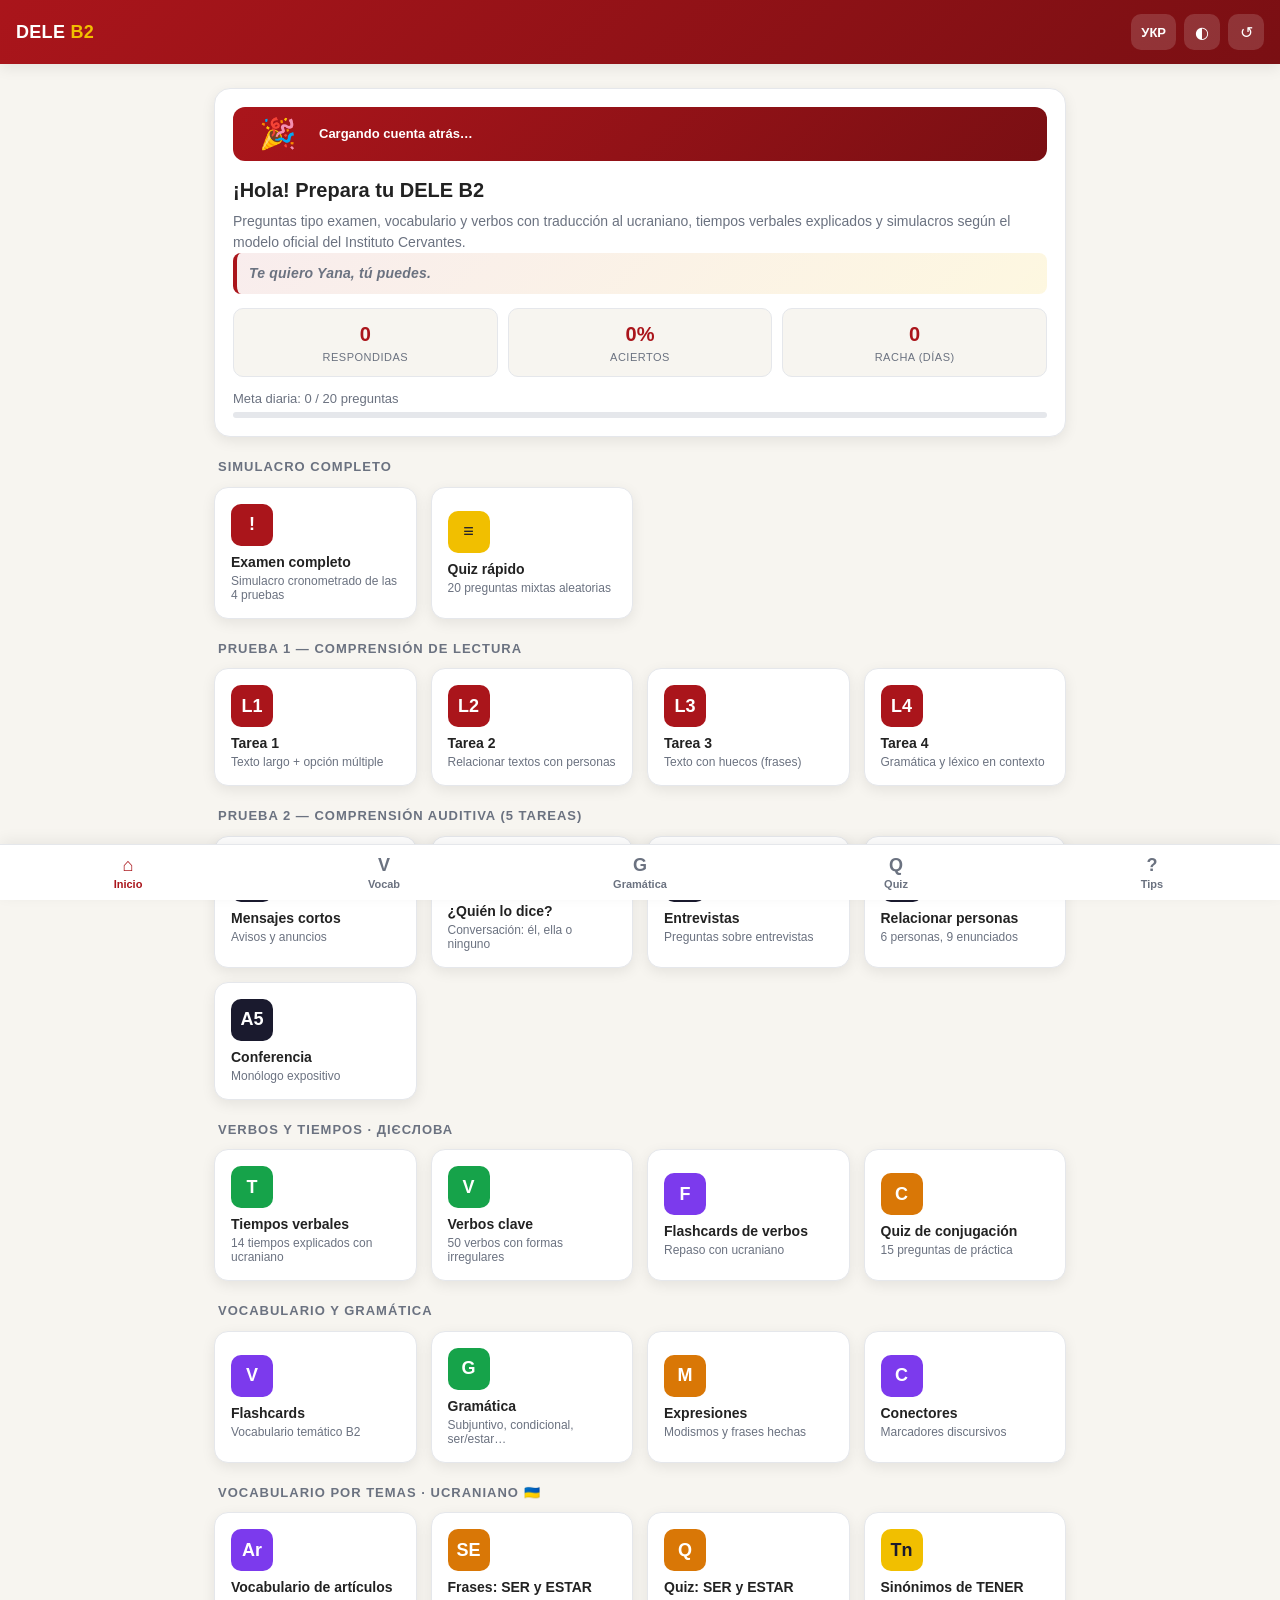
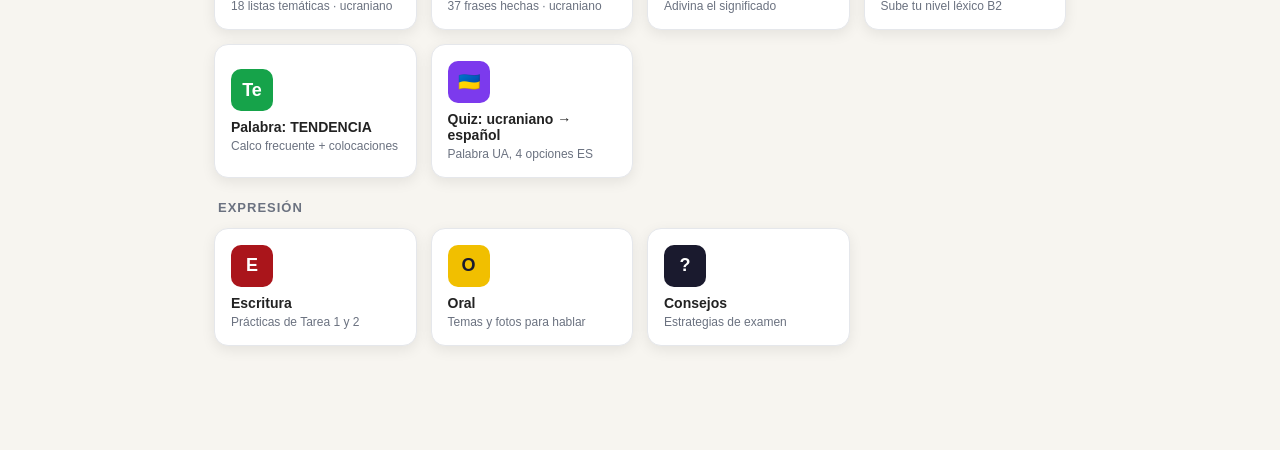
<file: index.html>
<!DOCTYPE html>
<html lang="es">
<head>
<meta charset="UTF-8">
<meta name="viewport" content="width=device-width, initial-scale=1.0, user-scalable=no, viewport-fit=cover">
<meta name="theme-color" content="#AA151B">
<meta name="description" content="Aplicación completa para preparar el examen DELE B2 del Instituto Cervantes">
<title>DELE B2 — Preparación Oficial</title>
<link rel="manifest" href="manifest.json">
<link rel="icon" type="image/svg+xml" href="icon.svg">
<link rel="apple-touch-icon" href="icon-180.png">
<link rel="apple-touch-icon" sizes="180x180" href="icon-180.png">
<link rel="apple-touch-icon" sizes="192x192" href="icon.png">
<link rel="apple-touch-icon" sizes="512x512" href="icon-512.png">
<meta name="apple-mobile-web-app-capable" content="yes">
<meta name="mobile-web-app-capable" content="yes">
<meta name="apple-mobile-web-app-status-bar-style" content="black-translucent">
<meta name="apple-mobile-web-app-title" content="DELE B2">
<meta name="format-detection" content="telephone=no">
<style>
:root {
  --red: #AA151B;
  --yellow: #F1BF00;
  --dark: #1a1a2e;
  --bg: #f7f5f0;
  --card: #ffffff;
  --text: #222;
  --muted: #6b7280;
  --border: #e5e7eb;
  --ok: #16a34a;
  --bad: #dc2626;
  --warn: #d97706;
  --shadow: 0 4px 14px rgba(0,0,0,0.08);
}
[data-theme="dark"] {
  --bg: #0f1420;
  --card: #1a2032;
  --text: #e6e8ef;
  --muted: #9aa3b2;
  --border: #2a3348;
  --shadow: 0 4px 14px rgba(0,0,0,0.35);
}
* { box-sizing: border-box; }
html, body { margin: 0; padding: 0; }
body {
  font-family: -apple-system, BlinkMacSystemFont, "SF Pro Text", "Segoe UI", Roboto, "Helvetica Neue", Arial, sans-serif;
  background: var(--bg);
  color: var(--text);
  line-height: 1.5;
  -webkit-tap-highlight-color: transparent;
  -webkit-touch-callout: none;
  padding-bottom: calc(80px + env(safe-area-inset-bottom));
  padding-top: env(safe-area-inset-top);
  overscroll-behavior-y: none;
}
header {
  background: linear-gradient(135deg, var(--red), #7a0f13);
  color: #fff;
  padding: 14px 16px;
  position: sticky;
  top: 0;
  z-index: 50;
  box-shadow: var(--shadow);
  display: flex;
  align-items: center;
  justify-content: space-between;
}
header h1 {
  margin: 0;
  font-size: 18px;
  font-weight: 700;
  letter-spacing: 0.3px;
}
header h1 span { color: var(--yellow); }
.header-buttons { display: flex; gap: 8px; }
.icon-btn {
  background: rgba(255,255,255,0.15);
  border: none;
  color: #fff;
  width: 36px; height: 36px;
  border-radius: 10px;
  font-size: 16px;
  cursor: pointer;
  display: flex; align-items: center; justify-content: center;
}
.icon-btn:hover { background: rgba(255,255,255,0.25); }

main { max-width: 900px; margin: 0 auto; padding: 16px; }

.hero {
  background: var(--card);
  border-radius: 16px;
  padding: 18px;
  box-shadow: var(--shadow);
  margin-bottom: 16px;
  border: 1px solid var(--border);
}
.hero h2 { margin: 0 0 6px 0; font-size: 20px; }
.hero p { margin: 0; color: var(--muted); font-size: 14px; }
.hero-love {
  margin: 10px 0 0 0;
  padding: 10px 12px;
  background: linear-gradient(135deg, rgba(170,21,27,0.08), rgba(241,191,0,0.12));
  border-left: 4px solid var(--red);
  border-radius: 8px;
  font-size: 15px;
  font-weight: 600;
  color: var(--red);
  font-style: italic;
  letter-spacing: 0.2px;
}
.countdown {
  display: flex;
  align-items: center;
  gap: 14px;
  background: linear-gradient(135deg, var(--red), #7a0f13);
  color: #fff;
  border-radius: 12px;
  padding: 12px 16px;
  margin-bottom: 14px;
}
.countdown-num {
  font-size: 40px;
  font-weight: 800;
  line-height: 1;
  color: var(--yellow);
  min-width: 56px;
  text-align: center;
  flex-shrink: 0;
}
.countdown-lbl { font-size: 13px; font-weight: 600; line-height: 1.4; }
.countdown-lbl .sub { opacity: 0.85; font-weight: 500; }
.stats { display: grid; grid-template-columns: repeat(3, 1fr); gap: 10px; margin-top: 14px; }
.stat {
  background: var(--bg);
  border-radius: 10px;
  padding: 10px;
  text-align: center;
  border: 1px solid var(--border);
}
.stat-val { font-size: 20px; font-weight: 700; color: var(--red); }
.stat-lbl { font-size: 11px; color: var(--muted); text-transform: uppercase; letter-spacing: 0.5px; }

.grid {
  display: grid;
  grid-template-columns: repeat(auto-fill, minmax(150px, 1fr));
  gap: 12px;
}
.card {
  background: var(--card);
  border: 1px solid var(--border);
  border-radius: 14px;
  padding: 16px;
  cursor: pointer;
  transition: transform 0.15s, box-shadow 0.15s;
  box-shadow: var(--shadow);
  text-align: left;
  color: var(--text);
  font-family: inherit;
  font-size: 14px;
}
.card:hover, .card:active { transform: translateY(-2px); }
.card-icon {
  width: 42px; height: 42px;
  border-radius: 10px;
  background: var(--red);
  color: #fff;
  display: flex; align-items: center; justify-content: center;
  font-weight: 700;
  margin-bottom: 8px;
  font-size: 18px;
}
.card-icon.yellow { background: var(--yellow); color: #1a1a2e; }
.card-icon.dark { background: var(--dark); }
.card-icon.green { background: var(--ok); }
.card-icon.purple { background: #7c3aed; }
.card-icon.orange { background: var(--warn); }
.card-title { font-weight: 600; margin: 0 0 4px 0; }
.card-desc { font-size: 12px; color: var(--muted); margin: 0; }

.section-title {
  font-size: 13px;
  text-transform: uppercase;
  letter-spacing: 1px;
  color: var(--muted);
  margin: 20px 0 10px 4px;
  font-weight: 600;
}

button {
  font-family: inherit;
  cursor: pointer;
}
.btn {
  background: var(--red);
  color: #fff;
  border: none;
  padding: 12px 20px;
  border-radius: 10px;
  font-size: 15px;
  font-weight: 600;
  width: 100%;
  margin-top: 10px;
}
.btn.ghost {
  background: transparent;
  color: var(--text);
  border: 1px solid var(--border);
}
.btn.secondary { background: var(--dark); }
.btn:disabled { opacity: 0.5; cursor: not-allowed; }

.screen { display: none; }
.screen.active { display: block; }

.quiz-header {
  display: flex; align-items: center; justify-content: space-between;
  margin-bottom: 16px;
  font-size: 14px;
  color: var(--muted);
}
.progress {
  height: 6px; background: var(--border); border-radius: 3px; overflow: hidden;
  margin-bottom: 16px;
}
.progress-bar {
  height: 100%; background: linear-gradient(90deg, var(--red), var(--yellow));
  width: 0%; transition: width 0.3s;
}

.question-card {
  background: var(--card);
  border: 1px solid var(--border);
  border-radius: 14px;
  padding: 18px;
  box-shadow: var(--shadow);
  margin-bottom: 14px;
}
.question-text {
  font-size: 16px;
  margin: 0 0 16px 0;
  line-height: 1.6;
}
.reading-text {
  background: var(--bg);
  padding: 14px;
  border-radius: 10px;
  margin-bottom: 16px;
  font-size: 14px;
  line-height: 1.7;
  border-left: 4px solid var(--red);
  white-space: pre-wrap;
}
.option {
  display: block;
  width: 100%;
  text-align: left;
  background: var(--card);
  border: 2px solid var(--border);
  border-radius: 10px;
  padding: 12px 14px;
  margin-bottom: 8px;
  font-size: 15px;
  color: var(--text);
  transition: all 0.15s;
}
.option:hover { border-color: var(--red); }
.option.selected { border-color: var(--red); background: rgba(170,21,27,0.06); }
.option.correct {
  border-color: var(--ok);
  background: rgba(22,163,74,0.12);
}
.option.wrong {
  border-color: var(--bad);
  background: rgba(220,38,38,0.12);
}
.option-letter {
  display: inline-block;
  width: 26px; height: 26px;
  border-radius: 50%;
  background: var(--border);
  color: var(--text);
  text-align: center;
  line-height: 26px;
  margin-right: 10px;
  font-weight: 600;
  font-size: 13px;
}
.option.selected .option-letter { background: var(--red); color: #fff; }
.option.correct .option-letter { background: var(--ok); color: #fff; }
.option.wrong .option-letter { background: var(--bad); color: #fff; }

.feedback {
  padding: 12px;
  border-radius: 10px;
  margin-top: 12px;
  font-size: 14px;
  line-height: 1.5;
}
.feedback.ok { background: rgba(22,163,74,0.12); color: var(--ok); }
.feedback.bad { background: rgba(220,38,38,0.12); color: var(--bad); }
.feedback-explain {
  background: var(--bg);
  padding: 12px;
  border-radius: 10px;
  margin-top: 10px;
  font-size: 13px;
  color: var(--text);
  border-left: 3px solid var(--yellow);
}

.result-screen {
  text-align: center;
  padding: 30px 20px;
}
.result-score {
  font-size: 64px;
  font-weight: 800;
  margin: 20px 0 10px 0;
  background: linear-gradient(135deg, var(--red), var(--yellow));
  -webkit-background-clip: text;
  -webkit-text-fill-color: transparent;
  background-clip: text;
}
.result-label { font-size: 16px; color: var(--muted); margin-bottom: 20px; }
.result-summary {
  display: grid;
  grid-template-columns: repeat(3, 1fr);
  gap: 10px;
  margin: 20px 0;
}
.result-summary .stat { padding: 14px; }

.match-item {
  background: var(--card);
  border: 2px solid var(--border);
  border-radius: 10px;
  padding: 10px;
  margin-bottom: 8px;
  font-size: 14px;
}
.match-item strong { color: var(--red); }
.match-selector {
  width: 100%;
  padding: 8px;
  border-radius: 8px;
  border: 1px solid var(--border);
  background: var(--card);
  color: var(--text);
  font-family: inherit;
  margin-top: 6px;
}

.flashcard {
  background: var(--card);
  border-radius: 16px;
  padding: 40px 20px;
  min-height: 240px;
  display: flex;
  flex-direction: column;
  justify-content: center;
  align-items: center;
  text-align: center;
  box-shadow: var(--shadow);
  border: 1px solid var(--border);
  cursor: pointer;
  user-select: none;
}
.flashcard-word { font-size: 28px; font-weight: 700; margin-bottom: 10px; }
.flashcard-type { font-size: 12px; color: var(--muted); text-transform: uppercase; letter-spacing: 1px; margin-bottom: 16px; }
.flashcard-translation { font-size: 22px; color: var(--red); font-weight: 600; margin-bottom: 14px; }
.flashcard-example { font-size: 14px; color: var(--muted); font-style: italic; padding: 0 10px; }
.flashcard-hint { font-size: 12px; color: var(--muted); margin-top: 20px; }

.writing-prompt {
  background: var(--bg);
  padding: 14px;
  border-radius: 10px;
  margin-bottom: 12px;
  border-left: 4px solid var(--yellow);
  font-size: 14px;
  line-height: 1.6;
}
textarea {
  width: 100%;
  min-height: 220px;
  padding: 12px;
  border-radius: 10px;
  border: 1px solid var(--border);
  background: var(--card);
  color: var(--text);
  font-family: inherit;
  font-size: 15px;
  resize: vertical;
}
.word-count {
  text-align: right;
  font-size: 12px;
  color: var(--muted);
  margin-top: 4px;
}
.word-count.warn { color: var(--warn); }
.word-count.ok { color: var(--ok); }
.word-count.bad { color: var(--bad); }

.timer {
  background: var(--dark);
  color: #fff;
  padding: 6px 10px;
  border-radius: 8px;
  font-family: monospace;
  font-weight: 700;
  font-size: 14px;
}
.timer.warn { background: var(--warn); }
.timer.bad { background: var(--bad); }

.back-btn {
  background: transparent;
  border: none;
  color: var(--muted);
  font-size: 14px;
  padding: 8px 0;
  margin-bottom: 8px;
  cursor: pointer;
  display: flex;
  align-items: center;
  gap: 4px;
}

.checklist {
  background: var(--card);
  border: 1px solid var(--border);
  border-radius: 10px;
  padding: 12px;
  margin-top: 10px;
}
.checklist-item {
  padding: 8px 0;
  font-size: 14px;
  border-bottom: 1px solid var(--border);
  display: flex; align-items: flex-start; gap: 8px;
}
.checklist-item:last-child { border-bottom: none; }
.checklist-item::before {
  content: "•";
  color: var(--red);
  font-weight: bold;
}

.tip-box {
  background: linear-gradient(135deg, rgba(241,191,0,0.15), rgba(170,21,27,0.08));
  border: 1px solid var(--yellow);
  border-radius: 10px;
  padding: 12px;
  margin: 12px 0;
  font-size: 13px;
  line-height: 1.6;
}
.tip-box strong { color: var(--red); }

.nav-buttons {
  display: flex; gap: 10px; margin-top: 10px;
}
.nav-buttons button { flex: 1; }

.audio-placeholder {
  background: var(--bg);
  padding: 14px;
  border-radius: 10px;
  margin-bottom: 14px;
  border: 1px dashed var(--border);
}
.audio-placeholder summary {
  font-weight: 600;
  cursor: pointer;
  color: var(--red);
}
.transcript {
  margin-top: 10px;
  font-size: 14px;
  line-height: 1.6;
  white-space: pre-wrap;
}

.tag {
  display: inline-block;
  background: var(--border);
  color: var(--text);
  padding: 2px 8px;
  border-radius: 4px;
  font-size: 11px;
  margin-right: 4px;
  font-weight: 500;
}
.tag.red { background: rgba(170,21,27,0.15); color: var(--red); }

.list-item {
  background: var(--card);
  border: 1px solid var(--border);
  border-radius: 10px;
  padding: 12px;
  margin-bottom: 8px;
}
.list-item h4 { margin: 0 0 4px 0; font-size: 15px; }
.list-item p { margin: 0; font-size: 13px; color: var(--muted); }

.bottom-tabs {
  position: fixed; bottom: 0; left: 0; right: 0;
  background: var(--card);
  border-top: 1px solid var(--border);
  display: flex;
  z-index: 40;
  box-shadow: 0 -4px 14px rgba(0,0,0,0.06);
  padding-bottom: env(safe-area-inset-bottom);
}
.tab {
  flex: 1;
  background: none;
  border: none;
  padding: 10px 4px;
  font-size: 11px;
  color: var(--muted);
  text-align: center;
  cursor: pointer;
  font-weight: 600;
}
.tab .tab-icon {
  display: block;
  font-size: 18px;
  margin-bottom: 2px;
}
.tab.active { color: var(--red); }

@media (min-width: 600px) {
  main { padding: 24px; }
  .grid { grid-template-columns: repeat(auto-fill, minmax(200px, 1fr)); gap: 14px; }
}
</style>
</head>
<body>

<header>
  <h1>DELE <span>B2</span></h1>
  <div class="header-buttons">
    <button class="icon-btn" id="langBtn" data-i18n-title="btn_lang" title="Мова / Idioma" style="width:auto;padding:0 10px;font-weight:700;font-size:13px">УКР</button>
    <button class="icon-btn" id="themeBtn" data-i18n-title="btn_theme" title="Cambiar tema">◐</button>
    <button class="icon-btn" id="resetBtn" data-i18n-title="btn_reset" title="Reiniciar progreso">↺</button>
  </div>
</header>

<main>
  <div id="homeScreen" class="screen active">
    <div class="hero">
      <div class="countdown" id="countdown">
        <div class="countdown-num" id="countdownNum">—</div>
        <div class="countdown-lbl" id="countdownLbl" data-i18n="cd_loading">Cargando cuenta atrás…</div>
      </div>
      <h2 data-i18n="hero_title">¡Hola! Prepara tu DELE B2</h2>
      <p data-i18n="hero_desc">Preguntas tipo examen, vocabulario y verbos con traducción al ucraniano, tiempos verbales explicados y simulacros según el modelo oficial del Instituto Cervantes.</p>
      <p class="hero-love" data-i18n="hero_love">Te quiero Yana, tú puedes.</p>
      <div class="stats">
        <div class="stat"><div class="stat-val" id="statQuestions">0</div><div class="stat-lbl" data-i18n="stat_answered">Respondidas</div></div>
        <div class="stat"><div class="stat-val" id="statAccuracy">0%</div><div class="stat-lbl" data-i18n="stat_accuracy">Aciertos</div></div>
        <div class="stat"><div class="stat-val" id="statStreak">0</div><div class="stat-lbl" data-i18n="stat_streak">Racha (días)</div></div>
      </div>
      <div style="margin-top:12px">
        <div id="dailyGoalText" style="font-size:13px;color:var(--muted);margin-bottom:4px">Meta diaria: 0 / 20 preguntas</div>
        <div class="progress" style="margin-bottom:0"><div class="progress-bar" id="dailyGoalBar"></div></div>
      </div>
    </div>

    <div class="section-title" data-i18n="sec_mock">Simulacro completo</div>
    <div class="grid">
      <button class="card" data-action="mockexam">
        <div class="card-icon">!</div>
        <div class="card-title" data-i18n="card_mock_t">Examen completo</div>
        <div class="card-desc" data-i18n="card_mock_d">Simulacro cronometrado de las 4 pruebas</div>
      </button>
      <button class="card" data-action="random">
        <div class="card-icon yellow">≡</div>
        <div class="card-title" data-i18n="card_quick_t">Quiz rápido</div>
        <div class="card-desc" data-i18n="card_quick_d">20 preguntas mixtas aleatorias</div>
      </button>
    </div>

    <div class="section-title" data-i18n="sec_reading">Prueba 1 — Comprensión de lectura</div>
    <div class="grid">
      <button class="card" data-action="reading" data-task="t1">
        <div class="card-icon">L1</div>
        <div class="card-title" data-i18n="card_r1_t">Tarea 1</div>
        <div class="card-desc" data-i18n="card_r1_d">Texto largo + opción múltiple</div>
      </button>
      <button class="card" data-action="reading" data-task="t2">
        <div class="card-icon">L2</div>
        <div class="card-title" data-i18n="card_r2_t">Tarea 2</div>
        <div class="card-desc" data-i18n="card_r2_d">Relacionar textos con personas</div>
      </button>
      <button class="card" data-action="reading" data-task="t3">
        <div class="card-icon">L3</div>
        <div class="card-title" data-i18n="card_r3_t">Tarea 3</div>
        <div class="card-desc" data-i18n="card_r3_d">Texto con huecos (frases)</div>
      </button>
      <button class="card" data-action="reading" data-task="t4">
        <div class="card-icon">L4</div>
        <div class="card-title" data-i18n="card_r4_t">Tarea 4</div>
        <div class="card-desc" data-i18n="card_r4_d">Gramática y léxico en contexto</div>
      </button>
    </div>

    <div class="section-title" data-i18n="sec_listening">Prueba 2 — Comprensión auditiva (5 tareas)</div>
    <div class="grid">
      <button class="card" data-action="listening" data-task="t1">
        <div class="card-icon dark">A1</div>
        <div class="card-title" data-i18n="card_a1_t">Mensajes cortos</div>
        <div class="card-desc" data-i18n="card_a1_d">Avisos y anuncios</div>
      </button>
      <button class="card" data-action="listening" data-task="t2">
        <div class="card-icon dark">A2</div>
        <div class="card-title" data-i18n="card_a2_t">¿Quién lo dice?</div>
        <div class="card-desc" data-i18n="card_a2_d">Conversación: él, ella o ninguno</div>
      </button>
      <button class="card" data-action="listening" data-task="t3">
        <div class="card-icon dark">A3</div>
        <div class="card-title" data-i18n="card_a3_t">Entrevistas</div>
        <div class="card-desc" data-i18n="card_a3_d">Preguntas sobre entrevistas</div>
      </button>
      <button class="card" data-action="listening" data-task="t4">
        <div class="card-icon dark">A4</div>
        <div class="card-title" data-i18n="card_a4_t">Relacionar personas</div>
        <div class="card-desc" data-i18n="card_a4_d">6 personas, 9 enunciados</div>
      </button>
      <button class="card" data-action="listening" data-task="t5">
        <div class="card-icon dark">A5</div>
        <div class="card-title" data-i18n="card_a5_t">Conferencia</div>
        <div class="card-desc" data-i18n="card_a5_d">Monólogo expositivo</div>
      </button>
    </div>

    <div class="section-title" data-i18n="sec_verbs">Verbos y tiempos · Дієслова</div>
    <div class="grid">
      <button class="card" data-action="tenses">
        <div class="card-icon green">T</div>
        <div class="card-title" data-i18n="card_tenses_t">Tiempos verbales</div>
        <div class="card-desc" data-i18n="card_tenses_d">14 tiempos explicados con ucraniano</div>
      </button>
      <button class="card" data-action="verbs">
        <div class="card-icon green">V</div>
        <div class="card-title" data-i18n="card_verbs_t">Verbos clave</div>
        <div class="card-desc" data-i18n="card_verbs_d">50 verbos con formas irregulares</div>
      </button>
      <button class="card" data-action="verbflash">
        <div class="card-icon purple">F</div>
        <div class="card-title" data-i18n="card_verbflash_t">Flashcards de verbos</div>
        <div class="card-desc" data-i18n="card_verbflash_d">Repaso con ucraniano</div>
      </button>
      <button class="card" data-action="conjugation">
        <div class="card-icon orange">C</div>
        <div class="card-title" data-i18n="card_conj_t">Quiz de conjugación</div>
        <div class="card-desc" data-i18n="card_conj_d">15 preguntas de práctica</div>
      </button>
    </div>

    <div class="section-title" data-i18n="sec_vocab_grammar">Vocabulario y gramática</div>
    <div class="grid">
      <button class="card" data-action="flashcards">
        <div class="card-icon purple">V</div>
        <div class="card-title" data-i18n="card_flash_t">Flashcards</div>
        <div class="card-desc" data-i18n="card_flash_d">Vocabulario temático B2</div>
      </button>
      <button class="card" data-action="grammar">
        <div class="card-icon green">G</div>
        <div class="card-title" data-i18n="card_grammar_t">Gramática</div>
        <div class="card-desc" data-i18n="card_grammar_d">Subjuntivo, condicional, ser/estar…</div>
      </button>
      <button class="card" data-action="idioms">
        <div class="card-icon orange">M</div>
        <div class="card-title" data-i18n="card_idioms_t">Expresiones</div>
        <div class="card-desc" data-i18n="card_idioms_d">Modismos y frases hechas</div>
      </button>
      <button class="card" data-action="connectors">
        <div class="card-icon purple">C</div>
        <div class="card-title" data-i18n="card_connectors_t">Conectores</div>
        <div class="card-desc" data-i18n="card_connectors_d">Marcadores discursivos</div>
      </button>
    </div>

    <div class="section-title" data-i18n="sec_vocab_themes">Vocabulario por temas · Ucraniano 🇺🇦</div>
    <div class="grid">
      <button class="card" data-action="articleBrowser">
        <div class="card-icon purple">Ar</div>
        <div class="card-title" data-i18n="card_articles_t">Vocabulario de artículos</div>
        <div class="card-desc" data-i18n="card_articles_d">18 listas temáticas · ucraniano</div>
      </button>
      <button class="card" data-action="serEstar">
        <div class="card-icon orange">SE</div>
        <div class="card-title" data-i18n="card_serestar_t">Frases: SER y ESTAR</div>
        <div class="card-desc" data-i18n="card_serestar_d">37 frases hechas · ucraniano</div>
      </button>
      <button class="card" data-action="serEstarQuiz">
        <div class="card-icon orange">Q</div>
        <div class="card-title" data-i18n="card_serestarquiz_t">Quiz: SER y ESTAR</div>
        <div class="card-desc" data-i18n="card_serestarquiz_d">Adivina el significado</div>
      </button>
      <button class="card" data-action="tenerSyn">
        <div class="card-icon yellow">Tn</div>
        <div class="card-title" data-i18n="card_tener_t">Sinónimos de TENER</div>
        <div class="card-desc" data-i18n="card_tener_d">Sube tu nivel léxico B2</div>
      </button>
      <button class="card" data-action="tendencia">
        <div class="card-icon green">Te</div>
        <div class="card-title" data-i18n="card_tendencia_t">Palabra: TENDENCIA</div>
        <div class="card-desc" data-i18n="card_tendencia_d">Calco frecuente + colocaciones</div>
      </button>
      <button class="card" data-action="uaEsQuiz">
        <div class="card-icon purple">🇺🇦</div>
        <div class="card-title" data-i18n="card_uaes_t">Quiz: ucraniano → español</div>
        <div class="card-desc" data-i18n="card_uaes_d">Palabra UA, 4 opciones ES</div>
      </button>
    </div>

    <div class="section-title" data-i18n="sec_expression">Expresión</div>
    <div class="grid">
      <button class="card" data-action="writing">
        <div class="card-icon">E</div>
        <div class="card-title" data-i18n="card_writing_t">Escritura</div>
        <div class="card-desc" data-i18n="card_writing_d">Prácticas de Tarea 1 y 2</div>
      </button>
      <button class="card" data-action="speaking">
        <div class="card-icon yellow">O</div>
        <div class="card-title" data-i18n="card_speaking_t">Oral</div>
        <div class="card-desc" data-i18n="card_speaking_d">Temas y fotos para hablar</div>
      </button>
      <button class="card" data-action="tips">
        <div class="card-icon dark">?</div>
        <div class="card-title" data-i18n="card_tips_t">Consejos</div>
        <div class="card-desc" data-i18n="card_tips_d">Estrategias de examen</div>
      </button>
    </div>
  </div>

  <div id="quizScreen" class="screen">
    <button class="back-btn" onclick="goHome()" data-i18n="back">‹ Volver</button>
    <div class="quiz-header">
      <span id="quizTitle">Quiz</span>
      <span id="quizTimer" class="timer" style="display:none;">00:00</span>
      <span id="quizProgress">1 / 10</span>
    </div>
    <div class="progress"><div class="progress-bar" id="progressBar"></div></div>
    <div id="quizContent"></div>
  </div>

  <div id="resultScreen" class="screen">
    <div class="result-screen">
      <div class="result-score" id="resultScore">0%</div>
      <div class="result-label" id="resultLabel" data-i18n="res_default">¡Buen trabajo!</div>
      <div class="result-summary">
        <div class="stat"><div class="stat-val" id="resCorrect" style="color:var(--ok)">0</div><div class="stat-lbl" data-i18n="res_correct">Aciertos</div></div>
        <div class="stat"><div class="stat-val" id="resWrong" style="color:var(--bad)">0</div><div class="stat-lbl" data-i18n="res_wrong">Fallos</div></div>
        <div class="stat"><div class="stat-val" id="resTotal">0</div><div class="stat-lbl" data-i18n="res_total">Total</div></div>
      </div>
      <div id="resultFeedback"></div>
      <button class="btn" onclick="goHome()" data-i18n="result_back">Volver al inicio</button>
      <button class="btn ghost" onclick="repeatQuiz()" data-i18n="result_repeat">Repetir</button>
    </div>
  </div>

  <div id="flashScreen" class="screen">
    <button class="back-btn" onclick="goHome()" data-i18n="back">‹ Volver</button>
    <div class="quiz-header">
      <span id="flashCategory">Vocabulario</span>
      <span id="flashProgress">1 / 50</span>
    </div>
    <div class="progress"><div class="progress-bar" id="flashProgressBar"></div></div>
    <div id="flashCardContainer"></div>
    <div class="nav-buttons">
      <button class="btn ghost" onclick="flashPrev()" data-i18n="prev">‹ Anterior</button>
      <button class="btn" onclick="flashNext()" data-i18n="next">Siguiente ›</button>
    </div>
    <button class="btn secondary" onclick="flashShuffle()" data-i18n="shuffle">Mezclar</button>
  </div>

  <div id="writingScreen" class="screen">
    <button class="back-btn" onclick="goHome()" data-i18n="back">‹ Volver</button>
    <h2 id="writingTitle" data-i18n="title_writing">Expresión escrita</h2>
    <div id="writingContent"></div>
  </div>

  <div id="speakingScreen" class="screen">
    <button class="back-btn" onclick="goHome()" data-i18n="back">‹ Volver</button>
    <h2 data-i18n="title_speaking">Expresión oral</h2>
    <div id="speakingContent"></div>
  </div>

  <div id="infoScreen" class="screen">
    <button class="back-btn" onclick="goHome()" data-i18n="back">‹ Volver</button>
    <div id="infoContent"></div>
  </div>

  <div id="listingScreen" class="screen">
    <button class="back-btn" onclick="goHome()" data-i18n="back">‹ Volver</button>
    <h2 id="listingTitle"></h2>
    <div id="listingContent"></div>
  </div>
</main>

<div class="bottom-tabs">
  <button class="tab active" data-screen="homeScreen"><span class="tab-icon">⌂</span><span data-i18n="tab_home">Inicio</span></button>
  <button class="tab" data-action="flashcards"><span class="tab-icon">V</span><span data-i18n="tab_vocab">Vocab</span></button>
  <button class="tab" data-action="grammar"><span class="tab-icon">G</span><span data-i18n="tab_grammar">Gramática</span></button>
  <button class="tab" data-action="random"><span class="tab-icon">Q</span><span data-i18n="tab_quiz">Quiz</span></button>
  <button class="tab" data-action="tips"><span class="tab-icon">?</span><span data-i18n="tab_tips">Tips</span></button>
</div>

<script src="i18n.js?v=10"></script>
<script src="questions.js?v=10"></script>
<script src="app.js?v=10"></script>
<script>
if ('serviceWorker' in navigator) {
  window.addEventListener('load', () => {
    navigator.serviceWorker.register('sw.js').catch(()=>{});
  });
}
</script>
</body>
</html>
</file>
